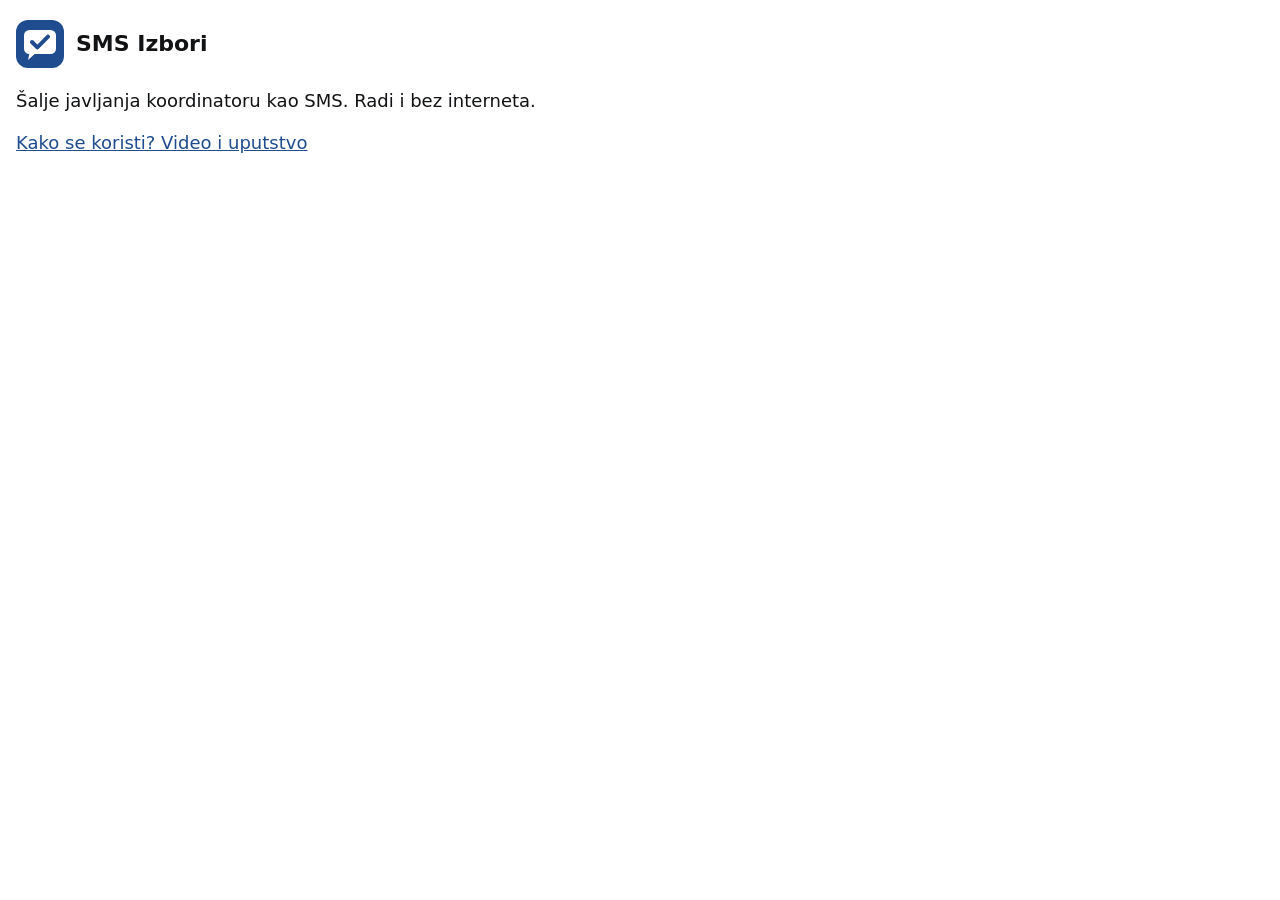
<file: index.html>
<!DOCTYPE html>
<html lang="sr-Latn" translate="no">
<head>
  <meta charset="utf-8">
  <!-- Chrome on a phone set to English offers to translate the page ("Bosnian to English"); translated, the
       buttons no longer match their names in the guide and the video. -->
  <meta name="google" content="notranslate">
  <title>SMS Izbori</title>
  <meta name="viewport" content="width=device-width, initial-scale=1, viewport-fit=cover, interactive-widget=resizes-content">
  <meta name="theme-color" content="#1E4C8F" media="(prefers-color-scheme: light)">
  <meta name="theme-color" content="#111214" media="(prefers-color-scheme: dark)">
  <link rel="manifest" href="manifest.webmanifest">
  <link rel="icon" href="icons/icon-any.svg" type="image/svg+xml">
  <link rel="apple-touch-icon" href="icons/icon-180.png">
  <!-- iOS before 16.4 opens a home screen icon as a full screen app only with this. -->
  <meta name="apple-mobile-web-app-capable" content="yes">
  <link rel="stylesheet" href="styles.css">
  <script type="module" src="src/ui.js"></script>
</head>
<body>
  <div id="app"></div>
  <!-- Until the app draws its first screen: on a slow network the first visit takes a few seconds (after
       that the worker serves it at once). It shows only after half a second, so a quick start doesn't flash
       it, and styles.css hides it once #app has anything in it. -->
  <div class="boot" role="status">
    <img src="icons/icon-any.svg" alt="" width="72" height="72">
    <svg class="boot-spinner" viewBox="0 0 48 48" width="48" height="48" aria-hidden="true"><circle cx="24" cy="24" r="20"/></svg>
    <div>Učitava se…</div>
    <div class="boot-slow">Ako dugo traje, proveri internet i otvori ponovo.</div>
  </div>
  <noscript>Za rad aplikacije SMS Izbori potreban je JavaScript.</noscript>
</body>
</html>
</file>
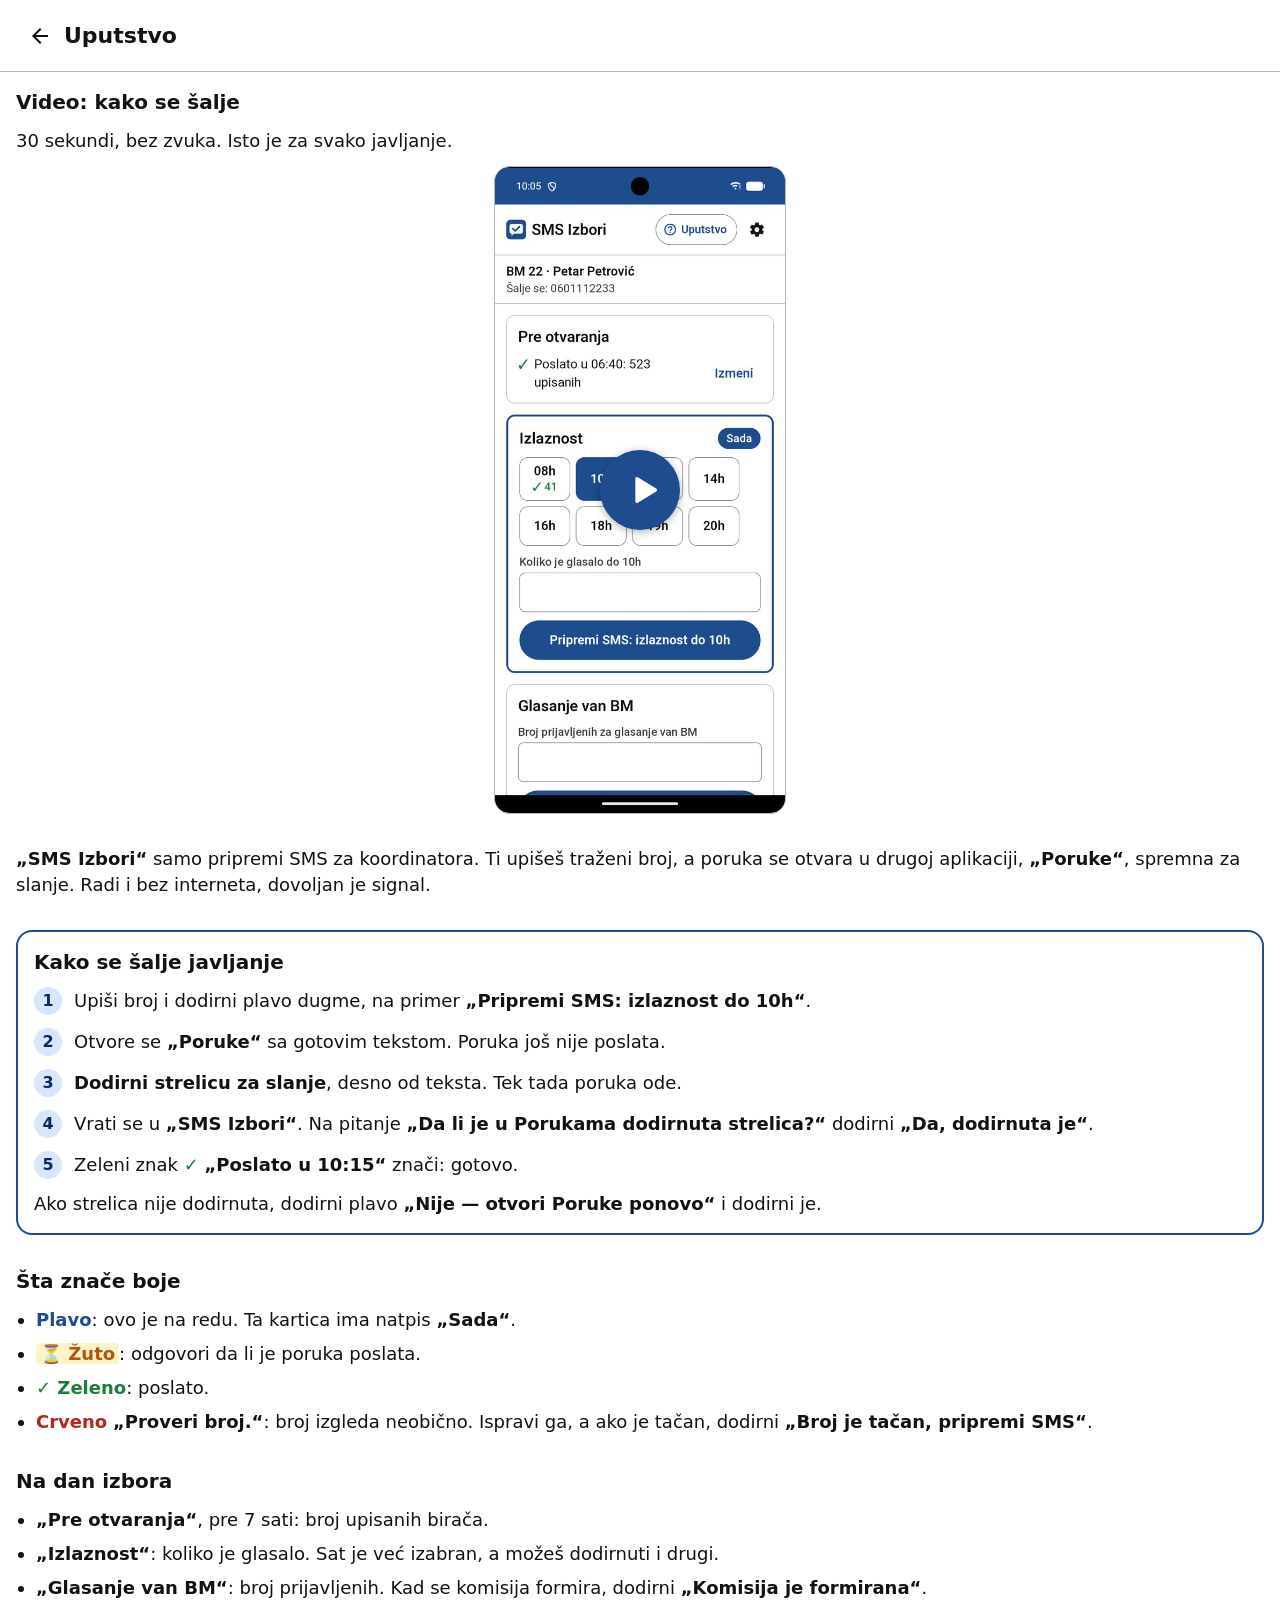
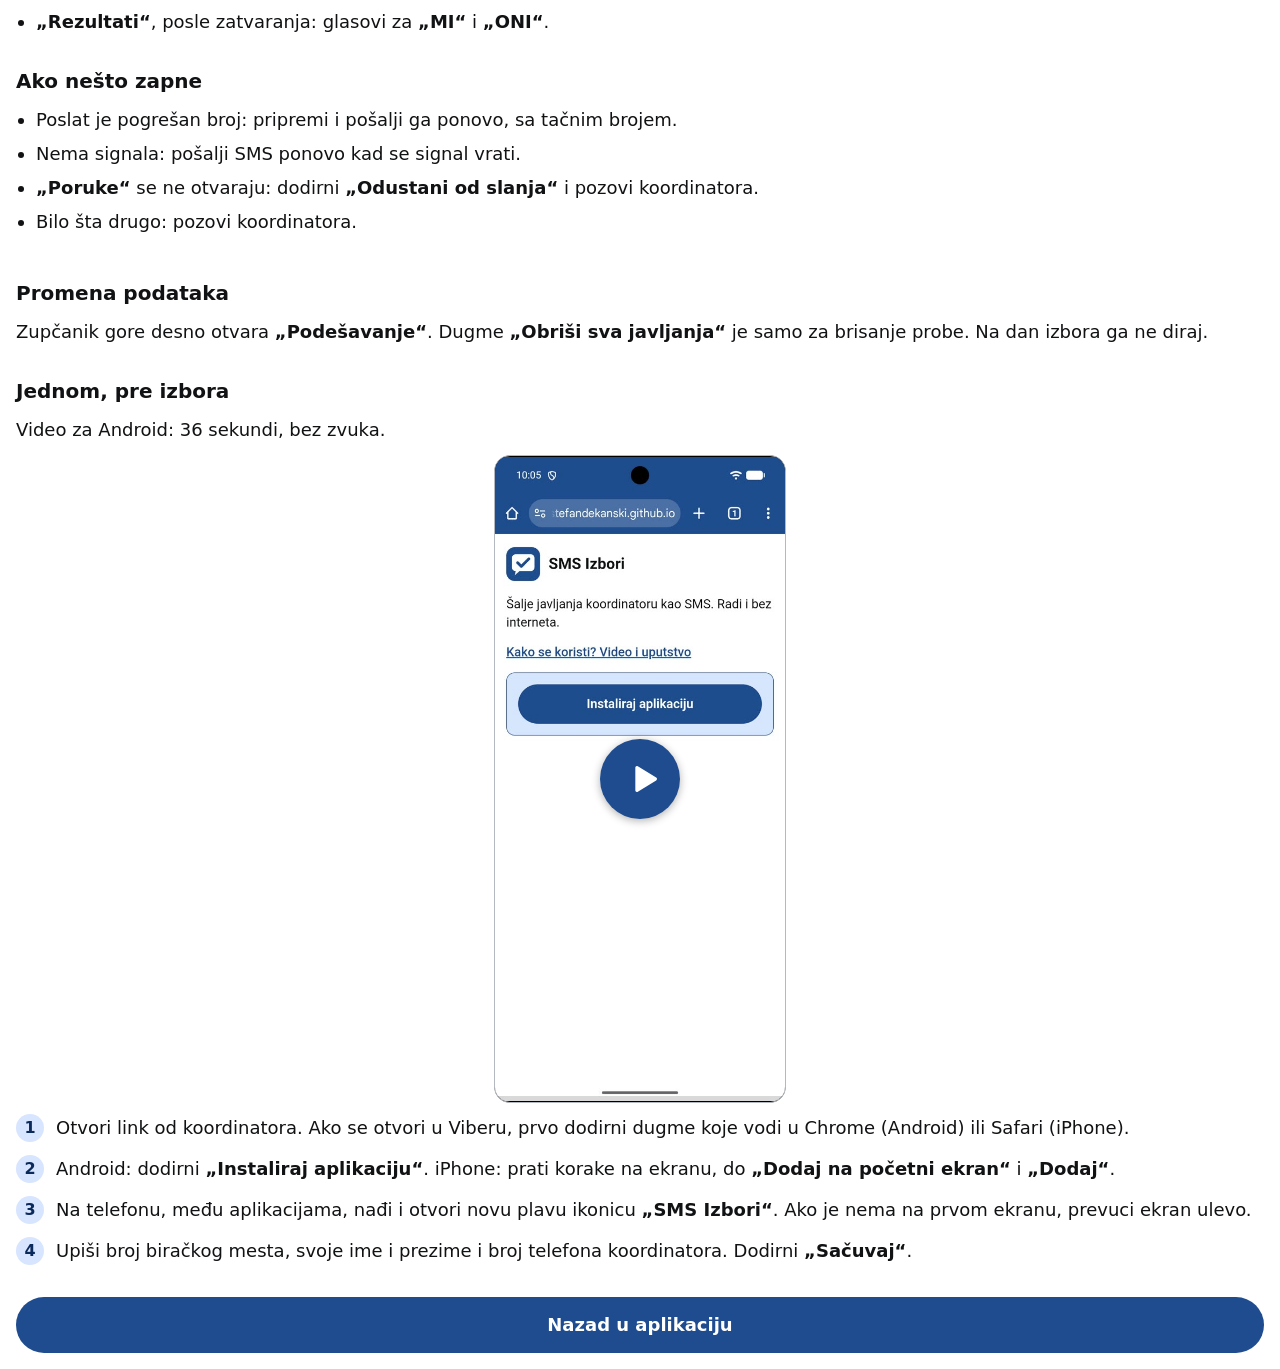
<file: uputstvo.html>
<!DOCTYPE html>
<html lang="sr-Latn" translate="no">
<head>
  <meta charset="utf-8">
  <!-- Chrome on a phone set to English offers to translate the page ("Bosnian to English"); translated, the
       buttons no longer match their names in the guide and the video. -->
  <meta name="google" content="notranslate">
  <title>Uputstvo · SMS Izbori</title>
  <meta name="viewport" content="width=device-width, initial-scale=1, viewport-fit=cover">
  <meta name="theme-color" content="#1E4C8F" media="(prefers-color-scheme: light)">
  <meta name="theme-color" content="#111214" media="(prefers-color-scheme: dark)">
  <link rel="icon" href="icons/icon-any.svg" type="image/svg+xml">
  <!-- Installing from this page installs the app, with its icon. -->
  <link rel="manifest" href="manifest.webmanifest">
  <link rel="apple-touch-icon" href="icons/icon-180.png">
  <meta name="apple-mobile-web-app-capable" content="yes">
  <link rel="stylesheet" href="styles.css">
</head>
<body>
  <!-- A short guide for people who aren't at home with phones: first a video of one send (the real app
       on a phone, with red boxes, arrows and short captions, no sound), then the same in words. Text first
       written by Gemini 3.8 Flash from the app's facts, checked against the app, then reviewed by Gemini 4
       Argon; it names buttons exactly as the app does. The worker stores the videos in the background (see
       sw.js), so after the app has been opened once with internet they play offline too, like the page. -->
  <div class="screen-container">
    <header class="top-bar">
      <div class="top-bar-nav">
        <a class="btn-icon" href="./" aria-label="Nazad">
          <svg width="24" height="24" viewBox="0 0 24 24" fill="currentColor" aria-hidden="true">
            <path d="M20 11H7.83l5.59-5.59L12 4l-8 8 8 8 1.41-1.41L7.83 13H20v-2z" />
          </svg>
        </a>
      </div>
      <div class="top-bar-title">
        <h1>Uputstvo</h1>
      </div>
      <div class="top-bar-actions"></div>
    </header>

    <main class="content-scroll guide">
      <section class="guide-section">
        <h2>Video: kako se šalje</h2>
        <p>30 sekundi, bez zvuka. Isto je za svako javljanje.</p>
        <!-- Its own controls, not the browser's: the browser's differ by phone, and on some the pause button
             stays over the picture. One tap anywhere plays or pauses; the big button shows only while it stands. -->
        <div class="guide-video">
          <video id="video" src="video/slanje.mp4" poster="video/slanje.jpg" width="720" height="1600"
                 playsinline muted preload="none"
                 aria-label="Video: upisuje se broj, dodiruje plavo dugme, u Porukama strelica za slanje, pa povratak u SMS Izbori i „Da, dodirnuta je“"></video>
          <button type="button" class="guide-video-toggle" aria-label="Pusti video">
            <span class="guide-video-play" aria-hidden="true">
              <svg viewBox="0 0 24 24" width="40" height="40"><path d="M8 5.14v13.72a1 1 0 0 0 1.5.86l11-6.86a1 1 0 0 0 0-1.72l-11-6.86A1 1 0 0 0 8 5.14Z"/></svg>
            </span>
          </button>
          <div class="guide-video-progress" aria-hidden="true"><div></div></div>
        </div>
      </section>

      <section class="guide-section">
        <p>
          <strong>„SMS Izbori“</strong> samo pripremi SMS za koordinatora. Ti upišeš traženi broj, a poruka se otvara
          u drugoj aplikaciji, <strong>„Poruke“</strong>, spremna za slanje. Radi i bez interneta, dovoljan je signal.
        </p>
      </section>

      <section class="guide-section guide-key">
        <h2>Kako se šalje javljanje</h2>
        <ol class="steps">
          <li><div>Upiši broj i dodirni plavo dugme, na primer <strong>„Pripremi SMS: izlaznost do 10h“</strong>.</div></li>
          <li><div>Otvore se <strong>„Poruke“</strong> sa gotovim tekstom. Poruka još nije poslata.</div></li>
          <li><div><strong>Dodirni strelicu za slanje</strong>, desno od teksta. Tek tada poruka ode.</div></li>
          <li>
            <div>
              Vrati se u <strong>„SMS Izbori“</strong>. Na pitanje <strong>„Da li je u Porukama dodirnuta strelica?“</strong>
              dodirni <strong>„Da, dodirnuta je“</strong>.
            </div>
          </li>
          <li><div>Zeleni znak <span class="mark-sent">✓</span> <strong>„Poslato u 10:15“</strong> znači: gotovo.</div></li>
        </ol>
        <p>Ako strelica nije dodirnuta, dodirni plavo <strong>„Nije — otvori Poruke ponovo“</strong> i dodirni je.</p>
      </section>

      <section class="guide-section">
        <h2>Šta znače boje</h2>
        <ul class="guide-list">
          <li><span class="mark-todo">Plavo</span>: ovo je na redu. Ta kartica ima natpis <strong>„Sada“</strong>.</li>
          <li><span class="mark-awaiting">⏳ Žuto</span>: odgovori da li je poruka poslata.</li>
          <li><span class="mark-sent">✓ Zeleno</span>: poslato.</li>
          <li>
            <span class="mark-check">Crveno</span> <strong>„Proveri broj.“</strong>: broj izgleda neobično. Ispravi ga, a ako
            je tačan, dodirni <strong>„Broj je tačan, pripremi SMS“</strong>.
          </li>
        </ul>
      </section>

      <section class="guide-section">
        <h2>Na dan izbora</h2>
        <ul class="guide-list">
          <li><strong>„Pre otvaranja“</strong>, pre 7 sati: broj upisanih birača.</li>
          <li><strong>„Izlaznost“</strong>: koliko je glasalo. Sat je već izabran, a možeš dodirnuti i drugi.</li>
          <li>
            <strong>„Glasanje van BM“</strong>: broj prijavljenih. Kad se komisija formira, dodirni
            <strong>„Komisija je formirana“</strong>.
          </li>
          <li><strong>„Rezultati“</strong>, posle zatvaranja: glasovi za <strong>„MI“</strong> i <strong>„ONI“</strong>.</li>
        </ul>
      </section>

      <section class="guide-section">
        <h2>Ako nešto zapne</h2>
        <ul class="guide-list">
          <li>Poslat je pogrešan broj: pripremi i pošalji ga ponovo, sa tačnim brojem.</li>
          <li>Nema signala: pošalji SMS ponovo kad se signal vrati.</li>
          <li><strong>„Poruke“</strong> se ne otvaraju: dodirni <strong>„Odustani od slanja“</strong> i pozovi koordinatora.</li>
          <li>Bilo šta drugo: pozovi koordinatora.</li>
        </ul>
        <div id="call-slot"></div>
      </section>

      <section class="guide-section">
        <h2>Promena podataka</h2>
        <p>
          Zupčanik gore desno otvara <strong>„Podešavanje“</strong>. Dugme <strong>„Obriši sva javljanja“</strong> je
          samo za brisanje probe. Na dan izbora ga ne diraj.
        </p>
      </section>

      <section class="guide-section">
        <h2>Jednom, pre izbora</h2>
        <p>Video za Android: 36 sekundi, bez zvuka.</p>
        <div class="guide-video">
          <video src="video/instalacija.mp4" poster="video/instalacija.jpg" width="720" height="1600"
                 playsinline muted preload="none"
                 aria-label="Video: „Instaliraj aplikaciju“ i „Install“, pa nova ikonica na početnom ekranu, upisani podaci i „Sačuvaj“"></video>
          <button type="button" class="guide-video-toggle" aria-label="Pusti video">
            <span class="guide-video-play" aria-hidden="true">
              <svg viewBox="0 0 24 24" width="40" height="40"><path d="M8 5.14v13.72a1 1 0 0 0 1.5.86l11-6.86a1 1 0 0 0 0-1.72l-11-6.86A1 1 0 0 0 8 5.14Z"/></svg>
            </span>
          </button>
          <div class="guide-video-progress" aria-hidden="true"><div></div></div>
        </div>
        <ol class="steps">
          <li>
            <div>
              Otvori link od koordinatora. Ako se otvori u Viberu, prvo dodirni dugme koje vodi u Chrome (Android) ili
              Safari (iPhone).
            </div>
          </li>
          <li>
            <div>
              Android: dodirni <strong>„Instaliraj aplikaciju“</strong>. iPhone: prati korake na ekranu, do
              <strong>„Dodaj na početni ekran“</strong> i <strong>„Dodaj“</strong>.
            </div>
          </li>
          <li>
            <div>
              Na telefonu, među aplikacijama, nađi i otvori novu plavu ikonicu <strong>„SMS Izbori“</strong>. Ako je nema
              na prvom ekranu, prevuci ekran ulevo.
            </div>
          </li>
          <li>
            <div>
              Upiši broj biračkog mesta, svoje ime i prezime i broj telefona koordinatora. Dodirni <strong>„Sačuvaj“</strong>.
            </div>
          </li>
        </ol>
      </section>

      <a class="btn-primary" href="./">Nazad u aplikaciju</a>
    </main>
  </div>
  <script>
    // Each video has its own controls, and only one plays at a time.
    const videos = [...document.querySelectorAll(".guide-video video")];
    const players = new Map();
    for (const video of videos) {
      const box = video.parentElement;
      const toggle = box.querySelector(".guide-video-toggle");
      const bar = box.querySelector(".guide-video-progress > div");
      const showState = () => {
        const playing = !video.paused && !video.ended && !video.error;
        box.classList.toggle("playing", playing);
        toggle.setAttribute("aria-label", playing ? "Zaustavi video" : "Pusti video");
      };
      // Until the worker has stored it the video comes from the network; after a failed load (no signal)
      // the next tap loads it anew.
      const play = () => {
        if (video.error) video.load();
        video.play().catch(showState);
      };
      players.set(video, play);
      for (const name of ["play", "pause", "ended", "error"]) video.addEventListener(name, showState);
      video.addEventListener("play", () => videos.forEach((other) => other !== video && other.pause()));
      video.addEventListener("timeupdate", () => {
        bar.style.width = (video.currentTime / video.duration) * 100 + "%";
      });
      toggle.addEventListener("click", () => (video.paused || video.ended ? play() : video.pause()));
    }
    // From the main screen's video card: the sending video starts at once (muted, which every browser allows).
    if (location.hash === "#video") players.get(document.getElementById("video"))();
    // The coordinator's number from the app's saved data, as a button that calls it; without it the
    // text above says to call.
    try {
      const profile = JSON.parse(localStorage.getItem("sms_izbori.profile") || "null");
      if (profile?.coordinatorNumber) {
        const call = document.createElement("a");
        call.className = "btn-secondary";
        call.href = "tel:" + profile.coordinatorNumber;
        call.textContent = "Pozovi koordinatora: " + profile.coordinatorNumber;
        document.getElementById("call-slot").append(call);
      }
    } catch {}
  </script>
</body>
</html>
</file>
<file: styles.css>
/* SMS Izbori: Fixed high-contrast scheme, system font stack, rem sizing */

:root {
  --primary: #1E4C8F;
  --on-primary: #FFFFFF;
  --primary-container: #D8E5FF;
  --on-primary-container: #0A2A5C;
  --background: #FFFFFF;
  --on-background: #111214;
  --surface: #FFFFFF;
  --on-surface: #111214;
  --surface-variant: #EFF1F5;
  --on-surface-variant: #3A3E45;
  --outline: #6B7078;
  --outline-variant: #B4B9C1;
  --error: #B3261E;
  --on-error: #FFFFFF;
  --sent: #1B7F3B;
  --awaiting: #B45309;
  --awaiting-container: #FEF3C7;
  --safari-blue: #007AFF;
  --viber-purple: #7360F2;
}

@media (prefers-color-scheme: dark) {
  :root {
    --primary: #A9C7FF;
    --on-primary: #0A2A5C;
    --primary-container: #1B3A6B;
    --on-primary-container: #D8E5FF;
    --background: #111214;
    --on-background: #F2F2F2;
    --surface: #111214;
    --on-surface: #F2F2F2;
    --surface-variant: #23262B;
    --on-surface-variant: #D0D3D9;
    --outline: #9AA0A9;
    --outline-variant: #5C616A;
    --error: #FFB4AB;
    --on-error: #690005;
    --sent: #7DD99A;
    --awaiting: #FCD34D;
    --awaiting-container: #422006;
    --safari-blue: #0A84FF;
  }
}

*, *::before, *::after {
  box-sizing: border-box;
}

html {
  font-size: 16px;
  -webkit-text-size-adjust: 100%;
}

body {
  margin: 0;
  padding: 0;
  background-color: var(--background);
  color: var(--on-background);
  font-family: system-ui, -apple-system, BlinkMacSystemFont, "Segoe UI", Roboto, Helvetica, Arial, sans-serif;
  font-size: 1.125rem; /* 18px */
  line-height: 1.625rem; /* 26px */
  min-height: 100vh;
  overflow-x: hidden;
  max-width: 100%;
}

/* Screen wrapper */
.screen-container {
  display: flex;
  flex-direction: column;
  min-height: 100vh;
  max-width: 100%;
}

/* The first visit's loading screen (index.html): Material's indeterminate circular progress indicator
   under the app's icon, until the app has drawn. */
#app:not(:empty) ~ .boot {
  display: none;
}

.boot {
  position: fixed;
  inset: 0;
  display: flex;
  flex-direction: column;
  align-items: center;
  justify-content: center;
  gap: 1.25rem;
  padding: 1rem;
  text-align: center;
  color: var(--on-surface-variant);
  opacity: 0;
  animation: boot-show 0.2s 0.5s forwards;
}

.boot img {
  border-radius: 0.875rem;
}

.boot-spinner {
  animation: boot-turn 1.4s linear infinite;
}

.boot-spinner circle {
  fill: none;
  stroke: var(--primary);
  stroke-width: 4;
  stroke-linecap: round;
  stroke-dasharray: 1 126;
  animation: boot-arc 1.4s ease-in-out infinite;
}

.boot-slow {
  max-width: 20rem;
  opacity: 0;
  animation: boot-show 0.2s 12s forwards;
}

@keyframes boot-show {
  to { opacity: 1; }
}

@keyframes boot-turn {
  to { transform: rotate(360deg); }
}

@keyframes boot-arc {
  0% { stroke-dasharray: 1 126; stroke-dashoffset: 0; }
  50% { stroke-dasharray: 90 126; stroke-dashoffset: -30; }
  100% { stroke-dasharray: 90 126; stroke-dashoffset: -124; }
}

/* Top bar: grows with font scale */
.top-bar {
  display: flex;
  align-items: center;
  justify-content: space-between;
  min-height: 4.5rem; /* 72px */
  padding-top: max(0.5rem, env(safe-area-inset-top, 0.5rem));
  padding-bottom: 0.5rem;
  padding-left: max(1rem, env(safe-area-inset-left, 1rem));
  padding-right: max(1rem, env(safe-area-inset-right, 1rem));
  background-color: var(--surface);
  color: var(--on-surface);
  border-bottom: 1px solid var(--outline-variant);
  position: sticky;
  top: 0;
  z-index: 40;
}

.top-bar-nav {
  display: flex;
  align-items: center;
  min-width: 3rem;
}

/* The app's icon left of the title: on the main screen, and in the first Setup, which has no back arrow. */
.top-bar-icon {
  flex-shrink: 0;
  width: 1.75rem; /* 28px */
  height: 1.75rem;
  margin-right: 0.5rem; /* 8px */
  border-radius: 0.375rem; /* 6px */
}

/* A title that doesn't fit next to the buttons (a narrow phone with a large font) goes away whole rather
   than cut to a letter or two: the box is one line tall, a first item as tall as that line comes before
   the title, and a title too wide for the rest of it wraps onto the second line, which is clipped. */
.top-bar-title {
  display: flex;
  flex-wrap: wrap;
  flex: 1;
  min-width: 0;
  height: 1.75rem; /* one line of the title */
  overflow: hidden;
}

.top-bar-title::before {
  content: "";
  height: 100%;
}

.top-bar-title h1 {
  margin: 0;
  font-size: 1.375rem; /* 22px */
  font-weight: 600;
  line-height: 1.75rem; /* 28px */
  white-space: nowrap;
}

.top-bar-actions {
  display: flex;
  align-items: center;
  justify-content: flex-end;
  gap: 0.25rem;
  min-width: 3rem;
}

/* "Uputstvo" in the top bar: the icon with its name, outlined, the height of a touch target. */
.btn-guide {
  display: inline-flex;
  align-items: center;
  gap: 0.375rem;
  flex-shrink: 0;
  min-height: 2.75rem; /* 44px */
  padding: 0 0.875rem 0 0.625rem;
  border: 1px solid var(--outline);
  border-radius: 1.375rem;
  color: var(--primary);
  font-size: 1rem;
  font-weight: 600;
  text-decoration: none;
  white-space: nowrap;
}

.btn-guide:hover, .btn-guide:focus-visible {
  background-color: var(--surface-variant);
}

/* Who sends, and where to, under the top bar; it wraps rather than cutting the number short. */
.profile-strip {
  padding: 0.625rem max(1rem, env(safe-area-inset-left, 1rem));
  background-color: var(--surface);
  color: var(--on-surface-variant);
  border-bottom: 1px solid var(--outline-variant);
  font-size: 1rem;
  line-height: 1.375rem;
  overflow-wrap: anywhere;
}

.profile-strip-name {
  color: var(--on-surface);
  font-size: 1.125rem;
  font-weight: 600;
  line-height: 1.625rem;
}

/* The video's card on the main screen: the whole card plays it, the cross hides it. */
.flow-card.video-card {
  border: 1px solid var(--outline-variant);
  flex-direction: row;
  align-items: center;
  gap: 0.25rem;
  padding: 0.5rem 0.25rem 0.5rem 0.75rem;
}

.video-card-link {
  display: flex;
  align-items: center;
  gap: 0.75rem;
  flex: 1;
  min-width: 0;
  min-height: 3rem;
  color: var(--on-surface);
  text-decoration: none;
}

.video-card-play {
  display: flex;
  align-items: center;
  justify-content: center;
  flex-shrink: 0;
  width: 2.5rem;
  height: 2.5rem;
  border-radius: 50%;
  background-color: var(--primary);
  color: var(--on-primary);
}

.video-card-text {
  display: flex;
  flex-direction: column;
}

.video-card-text span {
  font-size: 1rem;
  color: var(--on-surface-variant);
}

/* Content scrolling area */
.content-scroll {
  flex: 1;
  display: flex;
  flex-direction: column;
  gap: 1rem; /* 16px */
  padding: 1rem; /* 16px */
  padding-left: max(1rem, env(safe-area-inset-left, 1rem));
  padding-right: max(1rem, env(safe-area-inset-right, 1rem));
  padding-bottom: max(1rem, env(safe-area-inset-bottom, 1rem));
  max-width: 100%;
}

.content-scroll.with-sent-bar {
  padding-bottom: calc(7.5rem + env(safe-area-inset-bottom, 0px));
}

/* Warnings */
.storage-warning {
  overflow-wrap: anywhere; /* long Serbian words on a narrow screen with a large font */
  background-color: var(--error);
  color: var(--on-error);
  padding: 0.75rem 1rem;
  font-size: 1rem; /* 16px */
  line-height: 1.375rem;
  font-weight: 500;
  text-align: center;
}

/* Welcome screen: the app's icon and name, so the icon is known when it is looked for later. */
.welcome-hero {
  display: flex;
  align-items: center;
  gap: 0.75rem;
  padding-top: max(1.25rem, env(safe-area-inset-top, 1.25rem));
  padding-bottom: 0.25rem;
  padding-left: max(1rem, env(safe-area-inset-left, 1rem));
  padding-right: max(1rem, env(safe-area-inset-right, 1rem));
}

.welcome-icon {
  flex-shrink: 0;
  width: 3rem;
  height: 3rem;
  border-radius: 0.75rem;
}

.welcome-hero h1 {
  margin: 0;
  font-size: 1.375rem; /* 22px */
  line-height: 1.75rem;
  font-weight: 700;
}

.welcome-intro {
  margin: 0;
}

/* Cards of the install flow. As in the rest of the app: blue is what to do next, green is done,
   red is a real problem. */
.flow-card {
  display: flex;
  flex-direction: column;
  gap: 0.75rem;
  padding: 1rem;
  border-radius: 0.75rem; /* 12px */
  overflow-wrap: anywhere;
  background-color: var(--surface);
  color: var(--on-surface);
}

.flow-card h2 {
  margin: 0;
  font-size: 1.25rem; /* 20px */
  line-height: 1.625rem;
  font-weight: 700;
}

.flow-card p {
  margin: 0;
}

.flow-card-action {
  background-color: var(--primary-container);
  color: var(--on-primary-container);
  border: 1px solid var(--primary);
}

.flow-card-steps {
  border: 2px solid var(--primary);
}

/* "If nothing happens": second in line, so quieter. */
.flow-card-fallback {
  border: 1px solid var(--outline-variant);
}

.flow-card-fallback h2 {
  font-size: 1rem;
  line-height: 1.375rem;
  color: var(--on-surface-variant);
}

.flow-card-done {
  border: 2px solid var(--sent);
}

.flow-card-alert {
  border: 2px solid var(--error);
}

.flow-card-title {
  display: flex;
  align-items: center;
  gap: 0.5rem;
}

.flow-icon {
  flex-shrink: 0;
  width: 2rem;
  height: 2rem;
}

.flow-card-done .flow-icon {
  color: var(--sent);
}

.flow-card-alert .flow-icon {
  color: var(--error);
}

.flow-spinner {
  flex-shrink: 0;
  width: 1.75rem;
  height: 1.75rem;
  border: 3px solid var(--primary);
  border-right-color: transparent;
  border-radius: 50%;
  animation: flow-spin 0.9s linear infinite;
}

@keyframes flow-spin {
  to {
    transform: rotate(360deg);
  }
}

@media (prefers-reduced-motion: reduce) {
  .flow-spinner {
    animation: none;
  }
}

.flow-note {
  padding-left: 0.625rem;
  border-left: 3px solid var(--error);
  font-weight: 600;
}

.app-preview {
  display: flex;
  align-items: center;
  gap: 0.75rem;
}

.app-preview img {
  width: 3.5rem; /* 56px */
  height: 3.5rem;
  border-radius: 0.875rem; /* rounded like the icon on the phone */
}

/* A quieter line in a flow card, for a second way. */
.flow-hint {
  font-size: 1rem;
  line-height: 1.375rem;
  color: var(--on-surface-variant);
}

/* The app's icon inside a line of text. */
.app-icon-small {
  width: 1.75rem; /* 28px */
  height: 1.75rem;
  border-radius: 0.375rem;
  vertical-align: middle;
}

/* Numbered steps: one action each, the number in a circle. */
.steps {
  display: flex;
  flex-direction: column;
  gap: 0.875rem;
  margin: 0;
  padding: 0;
  list-style: none;
  counter-reset: step;
}

.steps li {
  display: flex;
  align-items: flex-start;
  gap: 0.75rem;
  counter-increment: step;
}

.steps li::before {
  content: counter(step);
  flex-shrink: 0;
  display: flex;
  align-items: center;
  justify-content: center;
  width: 1.75rem;
  height: 1.75rem;
  margin-top: -0.0625rem;
  border-radius: 50%;
  background-color: var(--primary-container);
  color: var(--on-primary-container);
  font-size: 1rem;
  font-weight: 700;
  line-height: 1;
}

.steps li > div {
  min-width: 0;
}

.menu-en {
  font-size: 1rem;
  color: var(--on-surface-variant);
}

.key-chip, .icon-chip {
  display: inline-flex;
  align-items: center;
  justify-content: center;
  vertical-align: middle;
  min-width: 1.75rem;
  height: 1.75rem;
  padding: 0 0.25rem;
  border: 1px solid var(--outline-variant);
  border-radius: 0.25rem;
  background-color: var(--surface-variant);
  color: var(--on-surface);
  font-weight: 700;
  line-height: 1;
}

.share-icon {
  width: 1.375rem;
  height: 1.375rem;
  fill: none;
  stroke: var(--safari-blue);
  stroke-width: 2;
  stroke-linecap: round;
  stroke-linejoin: round;
}

/* Viber's menu button at its real size, alone on the page's color, which shows its purple in both
   of Viber's themes. */
.viber-menu-chip {
  display: block;
  width: fit-content;
  margin-top: 0.5rem;
  padding: 0.5rem 0.875rem;
  background-color: var(--surface-variant);
  border-radius: 0.5rem;
}

.viber-menu-dots {
  display: block;
  height: 2.25rem; /* 36px */
  width: auto;
  fill: var(--viber-purple);
}

.install-card-actions {
  display: flex;
  flex-direction: column;
  gap: 0.5rem;
}

/* Report cards */
.report-card {
  display: flex;
  flex-direction: column;
  gap: 0.75rem; /* 12px */
  padding: 1rem; /* 16px */
  background-color: var(--surface);
  color: var(--on-surface);
  border: 1px solid var(--outline-variant);
  border-radius: 0.75rem; /* 12px */
  max-width: 100%;
  scroll-margin-top: calc(5rem + env(safe-area-inset-top, 0px));
}

.report-card.current {
  border: 3px solid var(--primary);
}

.card-header {
  display: flex;
  flex-wrap: wrap; /* the "Sada" badge goes under the title with a large font on a narrow screen */
  align-items: center;
  gap: 0.75rem; /* 12px */
}

.card-title {
  margin: 0;
  font-size: 1.375rem; /* 22px */
  font-weight: 600;
  line-height: 1.75rem;
  flex: 1;
}

.badge-sada {
  display: inline-flex;
  align-items: center;
  justify-content: center;
  padding: 0.25rem 0.75rem;
  background-color: var(--primary);
  color: var(--on-primary);
  border-radius: 9999px;
  font-size: 1rem; /* 16px */
  font-weight: 500;
  line-height: 1.375rem;
  flex-shrink: 0;
}

.card-content {
  display: flex;
  flex-direction: column;
  gap: 0.75rem; /* 12px */
}

/* Input area wrapper */
.input-area {
  display: flex;
  flex-direction: column;
  gap: 0.75rem; /* 12px */
  width: 100%;
}

/* Send area */
.send-area {
  display: flex;
  flex-direction: column;
  gap: 0.75rem; /* 12px */
  width: 100%;
}

.warnings-block {
  display: flex;
  flex-direction: column;
  gap: 0.75rem; /* 12px */
  width: 100%;
}

/* Form fields (Material 3 Outlined Style) */
.field-container {
  display: flex;
  flex-direction: column;
  gap: 0.25rem;
  width: 100%;
}

.field-label {
  font-size: 1rem; /* 16px */
  font-weight: 500;
  line-height: 1.375rem;
  color: var(--on-surface-variant);
}

.field-input-box {
  width: 100%;
}

.field-input {
  width: 100%;
  min-height: 3.5rem; /* 56px */
  padding: 0.75rem 1rem;
  background-color: var(--surface);
  color: var(--on-surface);
  border: 1px solid var(--outline);
  border-radius: 0.5rem; /* 8px */
  font-family: inherit;
  font-size: 1.125rem; /* 18px */
  line-height: 1.625rem;
  outline: none;
}

.field-input:focus {
  border: 2px solid var(--primary);
  padding: calc(0.75rem - 1px) calc(1rem - 1px);
}

.field-container.has-error .field-label {
  color: var(--error);
}

.field-container.has-error .field-input {
  border-color: var(--error);
}

.field-supporting-text, .field-error-text {
  font-size: 1rem; /* 16px */
  line-height: 1.375rem;
  padding: 0 0.5rem;
}

.field-supporting-text {
  color: var(--on-surface-variant);
}

.field-error-text {
  color: var(--error);
}

/* Buttons */
.btn-primary {
  display: inline-flex;
  align-items: center;
  justify-content: center;
  width: 100%;
  min-height: 3.5rem; /* 56px */
  padding: 0.75rem 1rem;
  background-color: var(--primary);
  color: var(--on-primary);
  border: none;
  border-radius: 1.75rem; /* 28px */
  font-family: inherit;
  font-size: 1.125rem; /* 18px */
  font-weight: 600;
  line-height: 1.625rem;
  text-align: center;
  cursor: pointer;
  text-decoration: none;
}

.btn-primary:active {
  opacity: 0.85;
}

.btn-error {
  background-color: var(--error) !important;
  color: var(--on-error) !important;
}

.btn-secondary {
  display: inline-flex;
  align-items: center;
  justify-content: center;
  width: 100%;
  min-height: 3.5rem; /* 56px */
  padding: 0.75rem 1rem;
  background-color: transparent;
  color: var(--primary);
  border: 1px solid var(--outline);
  border-radius: 1.75rem; /* 28px */
  font-family: inherit;
  font-size: 1.125rem; /* 18px */
  font-weight: 600;
  line-height: 1.625rem;
  text-align: center;
  cursor: pointer;
}

.btn-secondary:hover, .btn-secondary:focus-visible {
  background-color: var(--surface-variant);
}

.btn-text {
  display: inline-flex;
  align-items: center;
  justify-content: center;
  min-height: 3rem; /* 48px */
  padding: 0.5rem 0.75rem;
  background: transparent;
  color: var(--primary);
  border: none;
  border-radius: 0.5rem;
  font-family: inherit;
  font-size: 1.125rem; /* 18px */
  font-weight: 600;
  line-height: 1.625rem;
  cursor: pointer;
  text-align: center;
}

.btn-text.btn-danger {
  color: var(--error);
  width: 100%;
}

.btn-text.btn-full-width {
  width: 100%;
}

.btn-text:hover, .btn-text:focus-visible {
  background-color: var(--surface-variant);
}

.btn-icon {
  display: inline-flex;
  align-items: center;
  justify-content: center;
  width: 3rem; /* 48px */
  height: 3rem; /* 48px */
  padding: 0;
  background: transparent;
  color: var(--on-surface);
  border: none;
  border-radius: 50%;
  cursor: pointer;
  flex-shrink: 0;
}

.btn-icon:hover, .btn-icon:focus-visible {
  background-color: var(--surface-variant);
}

/* Slot chips */
.slots-flow {
  display: flex;
  flex-wrap: wrap;
  gap: 0.5rem; /* 8px */
  width: 100%;
}

.slot-chip {
  display: inline-flex;
  flex-direction: column;
  align-items: center;
  justify-content: center;
  min-width: 4.5rem; /* 72px */
  min-height: 3.5rem; /* 56px */
  padding: 0.5rem 0.75rem;
  background-color: var(--surface);
  color: var(--on-surface);
  border: 1px solid var(--outline);
  border-radius: 0.75rem; /* 12px */
  cursor: pointer;
  font-family: inherit;
  text-align: center;
}

.slot-chip.selected {
  background-color: var(--primary);
  color: var(--on-primary);
  border-color: var(--primary);
}

.slot-chip-label {
  font-size: 1.125rem; /* 18px */
  font-weight: 600;
  line-height: 1.375rem;
}

.slot-chip-sent {
  font-size: 1rem; /* 16px */
  font-weight: 500;
  line-height: 1.375rem;
  color: var(--sent);
}

.slot-chip.selected .slot-chip-sent {
  color: var(--on-primary);
}

.slot-chip-sent.awaiting {
  color: var(--awaiting);
}

/* Sent line */
.sent-line {
  display: flex;
  align-items: flex-start;
  gap: 0.5rem;
  width: 100%;
  font-size: 1.125rem;
  line-height: 1.625rem;
}

.sent-check {
  color: var(--sent);
  font-weight: 600;
  font-size: 1.125rem;
  line-height: 1.625rem;
}

.sent-text {
  flex: 1;
}

.sent-block {
  display: flex;
  flex-wrap: wrap; /* "Izmeni" goes under the line with a large font on a narrow screen */
  align-items: center;
  justify-content: space-between;
  width: 100%;
  gap: 0.5rem;
}

.sent-block .sent-line {
  width: auto;
  flex: 1 1 13rem;
}

/* Sent, but not confirmed yet: one step left, for the person to do */
.sent-line.awaiting {
  color: var(--awaiting);
  background-color: var(--awaiting-container);
  border-radius: 0.5rem;
  padding: 0.5rem 0.75rem;
  font-weight: 500;
}

.sent-line.awaiting .sent-check {
  color: inherit;
}

/* Messages' input bar in the sent question: the text in the box, the send arrow circled */
.compose-drawing {
  display: block;
  width: 100%;
  max-width: 20rem;
  height: auto;
}

.compose-box {
  fill: var(--surface);
  stroke: var(--outline);
  stroke-width: 2;
}

.compose-text {
  fill: var(--on-surface);
  font-size: 15px;
}

.compose-ring {
  fill: none;
  stroke: var(--awaiting);
  stroke-width: 4;
  stroke-dasharray: 7 5;
}

.compose-send {
  fill: var(--primary);
}

.compose-arrow {
  fill: var(--on-primary);
}

/* The iPhone's send button for an SMS, in its own green. */
.compose-send-ios {
  fill: #34C759;
}

.compose-arrow-ios {
  fill: #fff;
}

/* Divider & Subtitle */
.divider {
  border: none;
  border-top: 1px solid var(--outline-variant);
  margin: 0.25rem 0;
  width: 100%;
}

.picked-coordinator {
  font-size: 1.125rem;
  line-height: 1.625rem;
}

/* Rezultati side by side */
.rezultati-row {
  display: flex;
  gap: 0.75rem; /* 12px */
  width: 100%;
}

.rezultati-row > * {
  flex: 1 1 8rem;
}

@media (max-width: 360px) {
  .rezultati-row {
    flex-direction: column;
  }
}

/* Sent bar: a sheet at the bottom over the dimmed page, asking whether the SMS went */
.sent-backdrop {
  position: fixed;
  inset: 0;
  background-color: rgba(0, 0, 0, 0.5);
  display: flex;
  flex-direction: column;
  justify-content: flex-end;
  z-index: 50;
}

.sent-bar {
  box-sizing: border-box;
  width: 100%;
  max-width: 40rem;
  max-height: 100%;
  overflow-y: auto;
  margin: 0 auto;
  background-color: var(--surface);
  color: var(--on-surface);
  border-radius: 1.75rem 1.75rem 0 0;
  box-shadow: 0 -0.25rem 1rem rgba(0, 0, 0, 0.15);
  padding: 1.25rem 1rem calc(1rem + env(safe-area-inset-bottom, 0px));
  display: flex;
  flex-direction: column;
  gap: 0.75rem;
}

.sent-bar-title {
  margin: 0;
  font-size: 1.375rem;
  line-height: 1.75rem;
}

.sent-bar-text {
  font-size: 1.125rem;
  line-height: 1.5rem;
  font-weight: 600;
}

/* The drawing of Messages' input bar and what it means, together in one filled card, so that the words
   point at the circled arrow. */
.compose-figure {
  display: flex;
  flex-direction: column;
  align-items: center;
  gap: 0.5rem;
  margin: 0;
  padding: 0.75rem 1rem 1rem;
  border-radius: 1rem;
  background-color: var(--surface-variant);
}

.compose-figure figcaption {
  font-size: 1rem;
  line-height: 1.5rem;
  color: var(--on-surface-variant);
  text-align: center;
}

.sent-bar-actions {
  display: flex;
  flex-direction: column;
  gap: 0.5rem;
}

/* Guide (uputstvo.html): short sections with room between them */
.guide {
  gap: 2rem;
}

.guide-section {
  display: flex;
  flex-direction: column;
  gap: 0.75rem;
}

.guide-section h2 {
  margin: 0;
  font-size: 1.25rem;
  line-height: 1.75rem;
}

.guide-section p {
  margin: 0;
}

.guide-key {
  border: 2px solid var(--primary);
  border-radius: 1rem;
  padding: 1rem;
}

.guide-list {
  display: flex;
  flex-direction: column;
  gap: 0.5rem;
  margin: 0;
  padding-left: 1.25rem;
}

.mark-sent {
  color: var(--sent);
  font-weight: 600;
}

.mark-awaiting {
  color: var(--awaiting);
  background-color: var(--awaiting-container);
  border-radius: 0.25rem;
  padding: 0 0.25rem;
  font-weight: 600;
}

.mark-check {
  color: var(--error);
  font-weight: 600;
}

.mark-todo {
  color: var(--primary);
  font-weight: 600;
}

/* The video fits on the screen whole without scrolling: as tall as 72% of the screen, as wide as that
   allows at the video's own shape. */
.guide-video {
  position: relative;
  width: min(100%, 72vh * 720 / 1600);
  aspect-ratio: 720 / 1600;
  margin: 0 auto;
  border-radius: 1rem;
  border: 1px solid var(--outline-variant);
  overflow: hidden;
  background-color: #000;
}

.guide-video video {
  display: block;
  width: 100%;
  height: 100%;
  scroll-margin-top: calc(5rem + env(safe-area-inset-top, 0px)); /* uputstvo.html#video, under the top bar */
}

.guide-video-toggle {
  position: absolute;
  inset: 0;
  display: grid;
  place-items: center;
  padding: 0;
  border: 0;
  background: transparent;
  cursor: pointer;
}

.guide-video-play {
  display: grid;
  place-items: center;
  width: 5rem;
  height: 5rem;
  border-radius: 50%;
  background-color: var(--primary);
  color: var(--on-primary);
  box-shadow: 0 2px 8px rgba(0, 0, 0, 0.3);
  transition: opacity 0.2s;
}

.guide-video-play svg {
  fill: currentColor;
  margin-left: 0.25rem;
}

.guide-video.playing .guide-video-play {
  opacity: 0;
}

.guide-video-progress {
  position: absolute;
  left: 0;
  right: 0;
  bottom: 0;
  height: 0.375rem;
  background-color: rgba(0, 0, 0, 0.15);
}

.guide-video-progress > div {
  width: 0;
  height: 100%;
  background-color: var(--primary);
  transition: width 0.25s linear;
}

.guide-link {
  color: var(--primary);
  font-weight: 500;
}

/* Dialogs */
.dialog-backdrop {
  position: fixed;
  inset: 0;
  background-color: rgba(0, 0, 0, 0.6);
  display: flex;
  align-items: center;
  justify-content: center;
  padding: 1rem;
  z-index: 100;
}

.dialog {
  background-color: var(--surface);
  color: var(--on-surface);
  border-radius: 1.75rem; /* 28px */
  padding: 1.5rem; /* 24px */
  max-width: 22rem;
  width: 100%;
  box-shadow: 0 0.5rem 1.5rem rgba(0, 0, 0, 0.25);
  display: flex;
  flex-direction: column;
  gap: 1.5rem;
}

.dialog-text {
  font-size: 1.125rem; /* 18px */
  line-height: 1.625rem;
}

.dialog-actions {
  display: flex;
  justify-content: flex-end;
  gap: 0.5rem;
}
</file>
